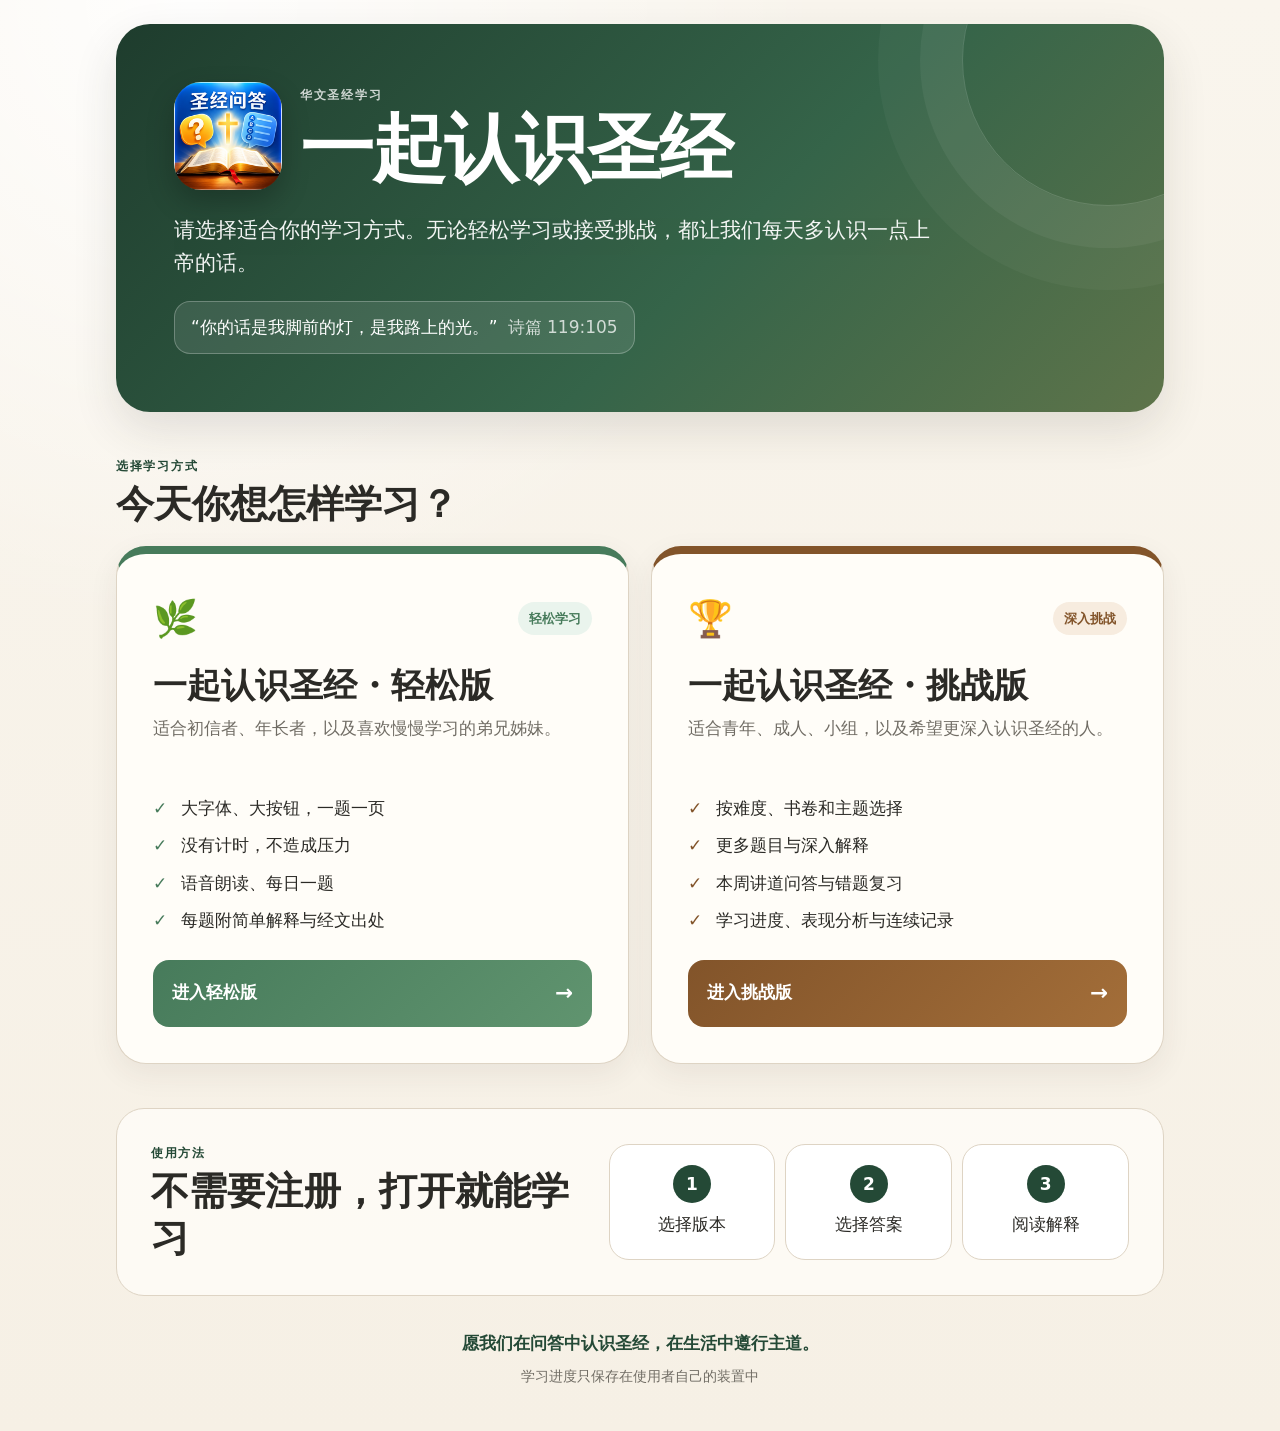
<file: index.html>
<!doctype html>
<html lang="zh-CN">
<head>
  <meta charset="utf-8">
  <meta name="viewport" content="width=device-width, initial-scale=1, viewport-fit=cover">
  <meta name="theme-color" content="#244936">
  <meta name="description" content="一起认识圣经：选择轻松版或挑战版，在问答中认识上帝的话。">
  <title>一起认识圣经</title>
  <link rel="icon" href="icon-192.png" sizes="192x192">
  <link rel="apple-touch-icon" href="icon-192.png">
  <link rel="stylesheet" href="styles-v2.1.css">
</head>
<body>
  <main class="page-shell">
    <header class="hero">
      <div class="brand-row">
        <img src="icon-192.png" alt="一起认识圣经图标">
        <div>
          <p class="eyebrow">华文圣经学习</p>
          <h1>一起认识圣经</h1>
        </div>
      </div>
      <p class="hero-copy">请选择适合你的学习方式。无论轻松学习或接受挑战，都让我们每天多认识一点上帝的话。</p>
      <div class="verse">“你的话是我脚前的灯，是我路上的光。”<span>诗篇 119:105</span></div>
    </header>

    <section class="choice-section" aria-labelledby="choose-title">
      <div class="section-heading">
        <p class="eyebrow dark">选择学习方式</p>
        <h2 id="choose-title">今天你想怎样学习？</h2>
      </div>

      <div class="choice-grid">
        <article class="mode-card easy-card">
          <div class="mode-top">
            <span class="mode-icon">🌿</span>
            <span class="mode-label">轻松学习</span>
          </div>
          <h3>一起认识圣经・轻松版</h3>
          <p class="audience">适合初信者、年长者，以及喜欢慢慢学习的弟兄姊妹。</p>
          <ul>
            <li>大字体、大按钮，一题一页</li>
            <li>没有计时，不造成压力</li>
            <li>语音朗读、每日一题</li>
            <li>每题附简单解释与经文出处</li>
          </ul>
          <a class="enter-btn easy-btn" href="easy/">进入轻松版 <span>→</span></a>
        </article>

        <article class="mode-card challenge-card">
          <div class="mode-top">
            <span class="mode-icon">🏆</span>
            <span class="mode-label">深入挑战</span>
          </div>
          <h3>一起认识圣经・挑战版</h3>
          <p class="audience">适合青年、成人、小组，以及希望更深入认识圣经的人。</p>
          <ul>
            <li>按难度、书卷和主题选择</li>
            <li>更多题目与深入解释</li>
            <li>本周讲道问答与错题复习</li>
            <li>学习进度、表现分析与连续记录</li>
          </ul>
          <a class="enter-btn challenge-btn" href="challenge/">进入挑战版 <span>→</span></a>
        </article>
      </div>
    </section>

    <section class="how-card">
      <div>
        <p class="eyebrow dark">使用方法</p>
        <h2>不需要注册，打开就能学习</h2>
      </div>
      <div class="steps">
        <div><strong>1</strong><span>选择版本</span></div>
        <div><strong>2</strong><span>选择答案</span></div>
        <div><strong>3</strong><span>阅读解释</span></div>
      </div>
    </section>

    <footer>
      <p>愿我们在问答中认识圣经，在生活中遵行主道。</p>
      <small>学习进度只保存在使用者自己的装置中</small>
    </footer>
  </main>
</body>
</html>
</file>
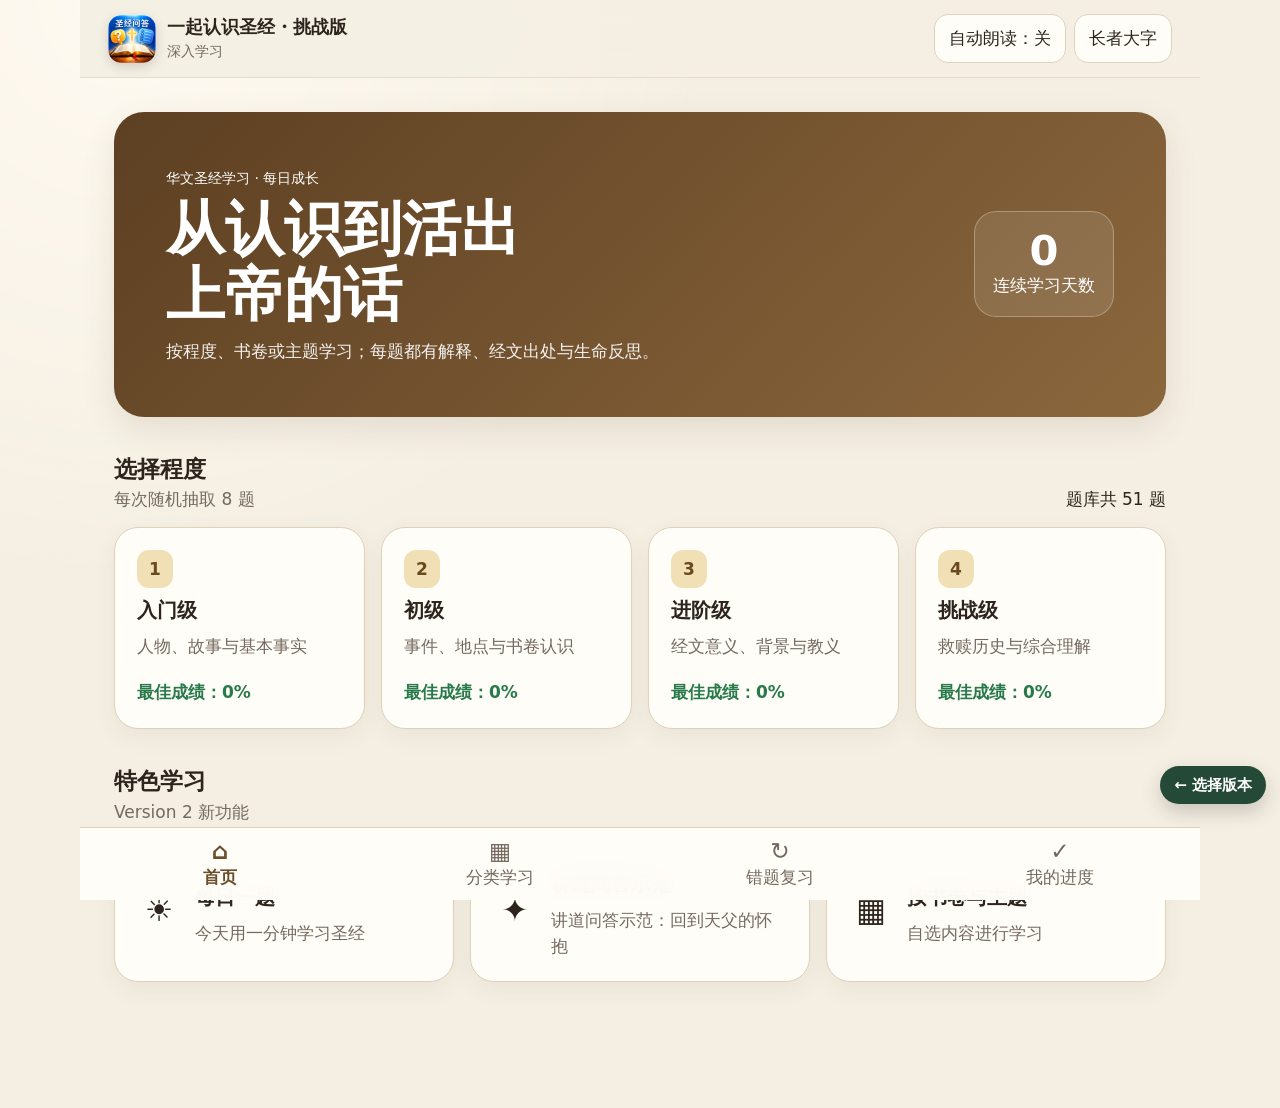
<file: challenge/index.html>
<!doctype html>
<html lang="zh-CN">
<head>
  <meta charset="utf-8">
  <meta name="viewport" content="width=device-width, initial-scale=1, viewport-fit=cover">
  <meta name="theme-color" content="#6b4f2a">
  <meta name="description" content="一起认识圣经 Version 2：按程度、书卷和主题学习圣经。">
  <title>一起认识圣经・挑战版</title>
  <link rel="manifest" href="manifest.webmanifest">
  <link rel="icon" href="../icon-192.png" sizes="192x192">
  <link rel="apple-touch-icon" href="../icon-192.png">
  <link rel="stylesheet" href="styles.css">
</head>
<body>
  <a href="../" style="position:fixed;right:14px;bottom:96px;z-index:999;padding:10px 14px;border-radius:999px;background:#244936;color:#fff;text-decoration:none;font:700 15px/1.2 system-ui;box-shadow:0 8px 20px rgba(0,0,0,.18)">← 选择版本</a>
  <div class="app-shell">
    <header class="topbar">
      <button class="brand" data-action="home" aria-label="回到首页">
        <img src="../icon-192.png" alt="">
        <span><strong>一起认识圣经・挑战版</strong><small>深入学习</small></span>
      </button>
      <div class="top-actions">
        <button id="autoReadToggle" class="soft-btn" type="button">自动朗读：关</button>
        <button id="fontToggle" class="soft-btn" type="button">长者大字</button>
        <button id="installBtn" class="soft-btn hidden" type="button">安装应用</button>
      </div>
    </header>

    <main id="app" tabindex="-1"></main>

    <nav class="bottom-nav" aria-label="主要功能">
      <button data-nav="home" class="active"><span>⌂</span>首页</button>
      <button data-nav="learn"><span>▦</span>分类学习</button>
      <button data-nav="review"><span>↻</span>错题复习</button>
      <button data-nav="progress"><span>✓</span>我的进度</button>
    </nav>
  </div>

  <script src="questions.js"></script>
  <script src="app.js"></script>
</body>
</html>
</file>
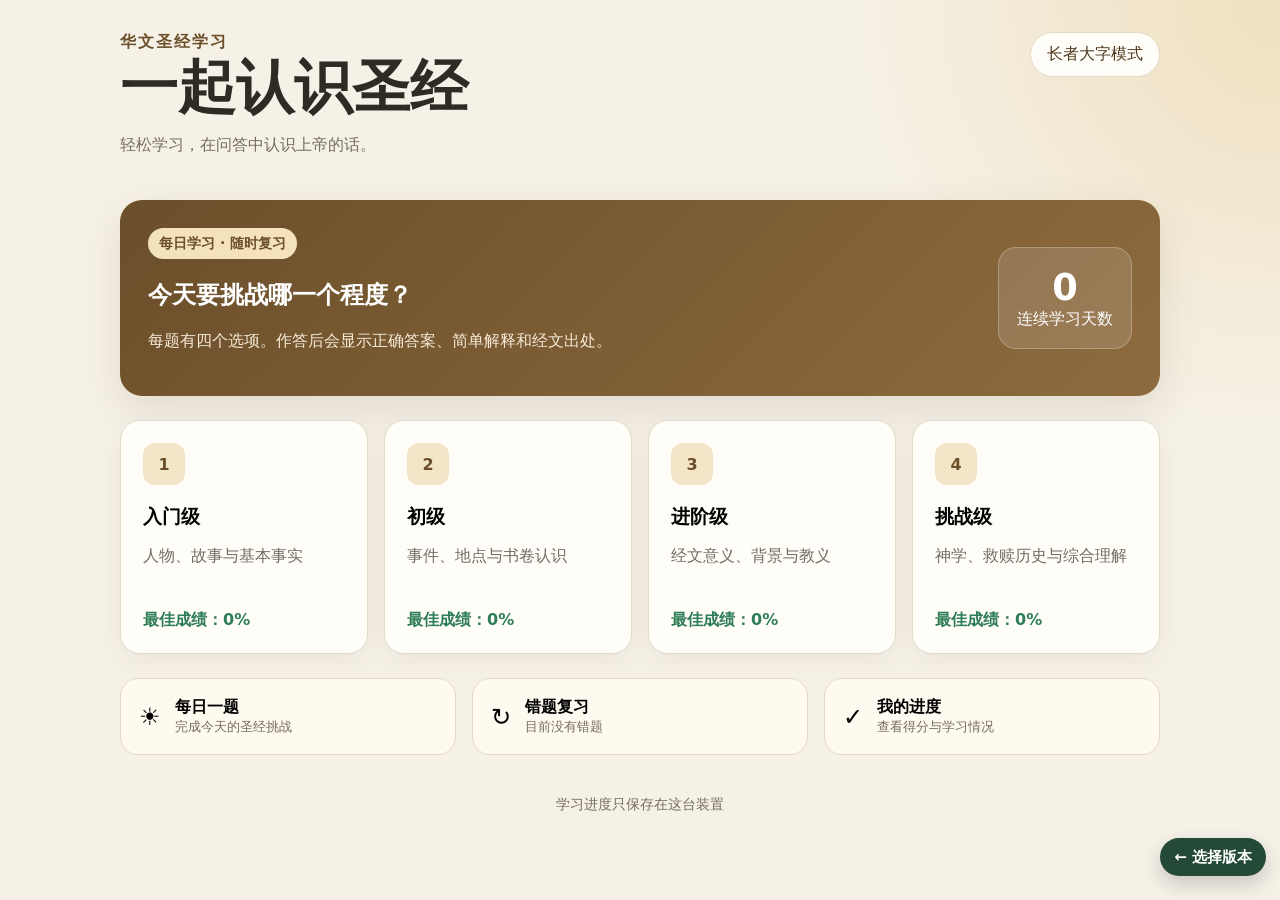
<file: easy/index.html>
<!DOCTYPE html>
<html lang="zh-CN">
<head>
  <meta charset="UTF-8" />
  <meta name="viewport" content="width=device-width, initial-scale=1.0" />
  <meta name="theme-color" content="#6b4f2a" />
  <title>一起认识圣经・轻松版</title>
  <link rel="stylesheet" href="styles.css" />
</head>
<body>
  <a href="../" style="position:fixed;right:14px;bottom:24px;z-index:999;padding:10px 14px;border-radius:999px;background:#244936;color:#fff;text-decoration:none;font:700 15px/1.2 system-ui;box-shadow:0 8px 20px rgba(0,0,0,.18)">← 选择版本</a>
  <main class="app-shell">
    <header class="topbar">
      <div>
        <p class="eyebrow">华文圣经学习</p>
        <h1>一起认识圣经</h1>
        <p class="subtitle">轻松学习，在问答中认识上帝的话。</p>
      </div>
      <button id="seniorToggle" class="icon-btn" aria-pressed="false">长者大字模式</button>
    </header>

    <section id="homeScreen" class="screen active">
      <div class="welcome-card">
        <div>
          <span class="badge">每日学习 · 随时复习</span>
          <h2>今天要挑战哪一个程度？</h2>
          <p>每题有四个选项。作答后会显示正确答案、简单解释和经文出处。</p>
        </div>
        <div class="streak-box">
          <strong id="streakCount">0</strong>
          <span>连续学习天数</span>
        </div>
      </div>

      <div id="levelGrid" class="level-grid"></div>

      <div class="action-grid">
        <button id="dailyBtn" class="secondary-card">
          <span class="card-icon">☀</span>
          <span><strong>每日一题</strong><small>完成今天的圣经挑战</small></span>
        </button>
        <button id="reviewBtn" class="secondary-card">
          <span class="card-icon">↻</span>
          <span><strong>错题复习</strong><small id="wrongCountLabel">目前没有错题</small></span>
        </button>
        <button id="progressBtn" class="secondary-card">
          <span class="card-icon">✓</span>
          <span><strong>我的进度</strong><small>查看得分与学习情况</small></span>
        </button>
      </div>
    </section>

    <section id="quizScreen" class="screen">
      <div class="quiz-head">
        <button id="backBtn" class="text-btn">← 返回首页</button>
        <div class="quiz-meta">
          <span id="quizLevel">入门级</span>
          <span id="questionCounter">1 / 10</span>
        </div>
      </div>

      <div class="progress-track"><div id="progressBar" class="progress-bar"></div></div>

      <article class="question-card">
        <div class="question-tools">
          <span id="questionCategory" class="badge">圣经人物</span>
          <button id="speakBtn" class="icon-btn">🔊 朗读题目</button>
        </div>
        <h2 id="questionText"></h2>
        <div id="answers" class="answers"></div>
      </article>

      <article id="explanationBox" class="explanation hidden" aria-live="polite">
        <h3 id="resultTitle"></h3>
        <p id="explanationText"></p>
        <p class="reference"><strong>经文出处：</strong><span id="referenceText"></span></p>
        <p id="reflectionText" class="reflection hidden"></p>
        <button id="nextBtn" class="primary-btn">下一题</button>
      </article>
    </section>

    <section id="resultScreen" class="screen">
      <article class="result-card">
        <p class="eyebrow">挑战完成</p>
        <h2 id="resultHeading">做得很好！</h2>
        <div class="score-ring"><span id="scoreValue">0%</span></div>
        <p id="scoreDetail"></p>
        <div id="resultMessage" class="encouragement"></div>
        <div class="result-actions">
          <button id="retryBtn" class="primary-btn">再挑战一次</button>
          <button id="resultHomeBtn" class="outline-btn">回到首页</button>
        </div>
      </article>
    </section>

    <section id="progressScreen" class="screen">
      <div class="quiz-head">
        <button id="progressBackBtn" class="text-btn">← 返回首页</button>
        <h2>我的学习进度</h2>
      </div>
      <div id="statsGrid" class="stats-grid"></div>
      <article class="progress-summary">
        <h3>学习建议</h3>
        <p id="progressAdvice"></p>
      </article>
    </section>
  </main>

  <footer>学习进度只保存在这台装置</footer>
  <script src="app.js"></script>
</body>
</html>
</file>
<file: styles-v2.1.css>
:root {
  --forest: #244936;
  --forest-2: #356449;
  --cream: #f6f0e5;
  --paper: #fffdf8;
  --ink: #2b2a26;
  --muted: #716d65;
  --line: #ded4c4;
  --easy: #477b5b;
  --easy-soft: #eaf4ed;
  --challenge: #82542a;
  --challenge-soft: #f7ecdf;
  --shadow: 0 18px 45px rgba(46, 52, 41, .12);
}
* { box-sizing: border-box; }
html { background: var(--cream); }
body {
  margin: 0;
  min-height: 100vh;
  color: var(--ink);
  background:
    radial-gradient(circle at 15% 0%, rgba(255,255,255,.9), transparent 35%),
    linear-gradient(180deg, #f9f5ed 0%, var(--cream) 100%);
  font: 17px/1.6 system-ui, -apple-system, "Noto Sans SC", "Microsoft YaHei", sans-serif;
}
a { color: inherit; }
.page-shell { width: min(1120px, 100%); margin: 0 auto; padding: 24px clamp(16px, 4vw, 36px) 42px; }
.hero {
  position: relative;
  overflow: hidden;
  color: white;
  background: linear-gradient(135deg, #1e3c2d 0%, #356449 58%, #5e744a 100%);
  border-radius: 34px;
  padding: clamp(28px, 6vw, 58px);
  box-shadow: var(--shadow);
}
.hero::after {
  content: "";
  position: absolute;
  width: 290px;
  height: 290px;
  right: -90px;
  top: -110px;
  border: 1px solid rgba(255,255,255,.16);
  border-radius: 50%;
  box-shadow: 0 0 0 42px rgba(255,255,255,.05), 0 0 0 84px rgba(255,255,255,.035);
}
.brand-row { display: flex; align-items: center; gap: 18px; position: relative; z-index: 1; }
.brand-row img { width: clamp(72px, 12vw, 108px); height: clamp(72px, 12vw, 108px); border-radius: 25%; box-shadow: 0 12px 28px rgba(0,0,0,.23); }
.eyebrow { margin: 0 0 5px; letter-spacing: .14em; font-size: .78rem; font-weight: 800; text-transform: uppercase; opacity: .78; }
.eyebrow.dark { color: var(--forest); opacity: 1; }
h1 { margin: 0; font-size: clamp(2.2rem, 7vw, 4.6rem); line-height: 1.05; letter-spacing: -.03em; }
.hero-copy { position: relative; z-index: 1; max-width: 760px; margin: 24px 0 20px; font-size: clamp(1.05rem, 2.5vw, 1.3rem); opacity: .94; }
.verse { position: relative; z-index: 1; display: inline-flex; flex-wrap: wrap; gap: 10px; padding: 12px 16px; border: 1px solid rgba(255,255,255,.25); border-radius: 16px; background: rgba(255,255,255,.1); }
.verse span { opacity: .75; }
.choice-section { padding: 44px 0 22px; }
.section-heading { margin-bottom: 18px; }
.section-heading h2, .how-card h2 { margin: 0; font-size: clamp(1.65rem, 4vw, 2.35rem); line-height: 1.25; }
.choice-grid { display: grid; grid-template-columns: repeat(2, minmax(0, 1fr)); gap: 22px; }
.mode-card {
  border: 1px solid var(--line);
  border-radius: 30px;
  padding: clamp(24px, 4vw, 36px);
  background: var(--paper);
  box-shadow: 0 10px 30px rgba(54, 47, 37, .07);
}
.easy-card { border-top: 8px solid var(--easy); }
.challenge-card { border-top: 8px solid var(--challenge); }
.mode-top { display: flex; align-items: center; justify-content: space-between; gap: 10px; }
.mode-icon { font-size: 2.25rem; }
.mode-label { padding: 6px 11px; border-radius: 999px; font-size: .84rem; font-weight: 800; }
.easy-card .mode-label { color: var(--easy); background: var(--easy-soft); }
.challenge-card .mode-label { color: var(--challenge); background: var(--challenge-soft); }
.mode-card h3 { margin: 18px 0 8px; font-size: clamp(1.55rem, 3vw, 2.1rem); line-height: 1.25; }
.audience { min-height: 58px; margin: 0; color: var(--muted); }
ul { margin: 22px 0 26px; padding: 0; list-style: none; display: grid; gap: 10px; }
li { position: relative; padding-left: 28px; }
li::before { content: "✓"; position: absolute; left: 0; font-weight: 900; }
.easy-card li::before { color: var(--easy); }
.challenge-card li::before { color: var(--challenge); }
.enter-btn { display: flex; align-items: center; justify-content: space-between; gap: 14px; width: 100%; padding: 16px 19px; border-radius: 16px; color: white; text-decoration: none; font-weight: 900; font-size: 1.08rem; }
.enter-btn span { font-size: 1.35rem; }
.easy-btn { background: linear-gradient(135deg, var(--easy), #60946f); }
.challenge-btn { background: linear-gradient(135deg, var(--challenge), #a36e39); }
.how-card { margin-top: 22px; padding: clamp(24px, 4vw, 34px); border: 1px solid var(--line); border-radius: 28px; background: rgba(255,253,248,.82); display: grid; grid-template-columns: 1fr 1.2fr; gap: 24px; align-items: center; }
.steps { display: grid; grid-template-columns: repeat(3, 1fr); gap: 10px; }
.steps div { min-height: 116px; display: grid; place-items: center; align-content: center; gap: 8px; text-align: center; border-radius: 20px; background: white; border: 1px solid var(--line); }
.steps strong { display: grid; place-items: center; width: 38px; height: 38px; border-radius: 50%; color: white; background: var(--forest); }
footer { text-align: center; padding: 34px 10px 0; color: var(--muted); }
footer p { margin: 0 0 4px; color: var(--forest); font-weight: 700; }
@media (max-width: 760px) {
  .choice-grid, .how-card { grid-template-columns: 1fr; }
  .audience { min-height: auto; }
}
@media (max-width: 520px) {
  .page-shell { padding: 12px 12px 30px; }
  .hero { border-radius: 24px; padding: 24px 20px; }
  .brand-row { align-items: flex-start; }
  .brand-row img { width: 72px; height: 72px; border-radius: 18px; }
  .verse { display: block; }
  .verse span { display: block; margin-top: 3px; }
  .choice-section { padding-top: 32px; }
  .mode-card { border-radius: 24px; padding: 23px 20px; }
  .steps { grid-template-columns: 1fr; }
  .steps div { min-height: 82px; grid-template-columns: auto 1fr; justify-content: start; padding: 12px 18px; text-align: left; }
}
</file>
<file: challenge/styles.css>
:root {
  --bg: #f5efe3;
  --surface: #fffdf8;
  --surface-2: #efe4cf;
  --ink: #2d251d;
  --muted: #74695e;
  --brand: #6b4f2a;
  --brand-2: #956f3f;
  --green: #287a4b;
  --red: #b34239;
  --line: #dfd1bc;
  --shadow: 0 12px 34px rgba(73, 52, 29, .11);
  --radius: 24px;
  --font: 17px;
}
* { box-sizing: border-box; }
html { background: var(--bg); }
body { margin: 0; min-height: 100vh; color: var(--ink); background: radial-gradient(circle at 10% 0%, #fffaf1 0, transparent 36%), var(--bg); font: var(--font)/1.55 system-ui, -apple-system, "Noto Sans SC", "Microsoft YaHei", sans-serif; }
button, select { font: inherit; }
button { color: inherit; }
.app-shell { width: min(1120px, 100%); margin: 0 auto; min-height: 100vh; padding-bottom: 92px; }
.topbar { position: sticky; z-index: 20; top: 0; display: flex; align-items: center; justify-content: space-between; gap: 12px; padding: 14px clamp(16px, 4vw, 28px); background: rgba(245,239,227,.93); backdrop-filter: blur(15px); border-bottom: 1px solid rgba(107,79,42,.12); }
.brand { border: 0; background: transparent; display: flex; align-items: center; gap: 11px; text-align: left; cursor: pointer; padding: 0; }
.brand img { width: 48px; height: 48px; border-radius: 14px; box-shadow: 0 4px 12px rgba(0,0,0,.15); }
.brand strong, .brand small { display: block; }
.brand strong { font-size: 1.1rem; }
.brand small { color: var(--muted); }
.top-actions { display: flex; gap: 8px; }
.soft-btn, .primary-btn, .ghost-btn { border-radius: 14px; padding: 10px 14px; cursor: pointer; }
.soft-btn { border: 1px solid var(--line); background: var(--surface); }
.primary-btn { border: 0; background: var(--brand); color: white; font-weight: 700; }
.ghost-btn { border: 1px solid var(--brand); background: transparent; color: var(--brand); font-weight: 700; }
.hidden { display: none !important; }
main { padding: clamp(18px, 4vw, 34px); }
.hero { background: linear-gradient(135deg, #5d4022, #8b673d); color: white; border-radius: 30px; padding: clamp(25px, 6vw, 52px); box-shadow: var(--shadow); display: grid; grid-template-columns: 1fr auto; gap: 24px; align-items: center; }
.hero h1 { margin: 5px 0 10px; font-size: clamp(2rem, 6vw, 3.7rem); line-height: 1.12; }
.hero p { margin: 0; max-width: 650px; opacity: .92; }
.hero-stat { text-align: center; min-width: 132px; padding: 18px; border: 1px solid rgba(255,255,255,.28); border-radius: 22px; background: rgba(255,255,255,.1); }
.hero-stat strong { display: block; font-size: 2.6rem; line-height: 1; }
.section-title { display: flex; align-items: end; justify-content: space-between; gap: 12px; margin: 34px 0 14px; }
.section-title h2 { margin: 0; font-size: 1.45rem; }
.section-title p { margin: 0; color: var(--muted); }
.grid { display: grid; grid-template-columns: repeat(4, 1fr); gap: 16px; }
.card { background: var(--surface); border: 1px solid var(--line); border-radius: var(--radius); padding: 22px; box-shadow: 0 8px 24px rgba(73,52,29,.06); }
.click-card { cursor: pointer; transition: transform .18s ease, box-shadow .18s ease; text-align: left; width: 100%; }
.click-card:hover { transform: translateY(-3px); box-shadow: var(--shadow); }
.card h3 { margin: 8px 0 6px; }
.card p { margin: 0; color: var(--muted); }
.badge { display: inline-flex; align-items: center; min-width: 36px; justify-content: center; padding: 6px 10px; border-radius: 12px; background: #f1dfb5; color: #684a1d; font-weight: 800; }
.mini-stat { margin-top: 20px; color: var(--green); font-weight: 700; }
.feature-grid { display: grid; grid-template-columns: repeat(3, 1fr); gap: 16px; }
.feature-card { display: flex; gap: 14px; align-items: center; }
.feature-card .symbol { font-size: 2rem; min-width: 44px; text-align: center; }
.filter-panel { display: grid; grid-template-columns: repeat(3, 1fr); gap: 14px; margin-bottom: 18px; }
.filter-panel label { font-weight: 700; }
.filter-panel select { width: 100%; margin-top: 6px; padding: 12px; border: 1px solid var(--line); border-radius: 14px; background: var(--surface); }
.quiz-header { display: flex; justify-content: space-between; gap: 14px; align-items: center; margin-bottom: 16px; }
.progress-bar { height: 10px; border-radius: 999px; background: #e5d9c6; overflow: hidden; }
.progress-bar > span { display: block; height: 100%; background: var(--brand-2); transition: width .3s ease; }
.question-card { margin-top: 16px; }
.question-meta { display: flex; gap: 8px; flex-wrap: wrap; color: var(--muted); font-size: .92rem; }
.question-card h2 { font-size: clamp(1.45rem, 4vw, 2rem); margin: 18px 0; }
.options { display: grid; gap: 12px; }
.option { display: grid; grid-template-columns: 40px 1fr; align-items: center; gap: 12px; width: 100%; border: 1px solid var(--line); border-radius: 16px; background: white; padding: 14px; text-align: left; cursor: pointer; }
.option:hover { border-color: var(--brand-2); }
.option .letter { width: 38px; height: 38px; border-radius: 50%; display: grid; place-items: center; background: var(--surface-2); font-weight: 800; }
.option.correct { border-color: var(--green); background: #eef8f1; }
.option.wrong { border-color: var(--red); background: #fff0ef; }
.option:disabled { cursor: default; opacity: 1; }
.feedback { margin-top: 18px; padding: 18px; border-radius: 18px; background: #f2eadb; }
.feedback.good { border-left: 6px solid var(--green); }
.feedback.bad { border-left: 6px solid var(--red); }
.feedback h3 { margin: 0 0 8px; }
.feedback p { margin: 6px 0; }
.feedback .reflection { margin-top: 12px; padding-top: 12px; border-top: 1px solid #d8cab5; font-style: italic; }
.action-row { display: flex; flex-wrap: wrap; gap: 10px; margin-top: 18px; }
.result-score { font-size: clamp(3.5rem, 13vw, 7rem); line-height: 1; color: var(--brand); font-weight: 900; }
.stat-grid { display: grid; grid-template-columns: repeat(4, 1fr); gap: 14px; }
.stat-card strong { display: block; font-size: 2rem; color: var(--brand); }
.chart-list { display: grid; gap: 12px; }
.chart-row { display: grid; grid-template-columns: 110px 1fr 54px; align-items: center; gap: 10px; }
.chart-row .track { height: 12px; background: #eadfce; border-radius: 999px; overflow: hidden; }
.chart-row .fill { height: 100%; background: var(--brand-2); }
.empty { text-align: center; padding: 50px 20px; }
.bottom-nav { position: fixed; z-index: 30; bottom: 0; left: 50%; transform: translateX(-50%); width: min(1120px, 100%); display: grid; grid-template-columns: repeat(4, 1fr); background: rgba(255,253,248,.96); border-top: 1px solid var(--line); backdrop-filter: blur(15px); padding-bottom: env(safe-area-inset-bottom); }
.bottom-nav button { border: 0; background: transparent; padding: 10px 4px; color: var(--muted); cursor: pointer; }
.bottom-nav span { display: block; font-size: 1.45rem; line-height: 1.1; }
.bottom-nav button.active { color: var(--brand); font-weight: 800; }
body.large-text { --font: 21px; }
body.large-text .option { padding: 18px; }
@media (max-width: 850px) {
  .grid { grid-template-columns: repeat(2, 1fr); }
  .feature-grid, .filter-panel, .stat-grid { grid-template-columns: repeat(2, 1fr); }
}
@media (max-width: 560px) {
  .topbar { align-items: flex-start; }
  .brand small { display: none; }
  .soft-btn { padding: 8px 10px; }
  .hero { grid-template-columns: 1fr; }
  .hero-stat { text-align: left; }
  .grid, .feature-grid, .filter-panel, .stat-grid { grid-template-columns: 1fr; }
  .section-title { display: block; }
  .chart-row { grid-template-columns: 85px 1fr 45px; }
}


/* Audio accessibility controls */
.question-title-row { display:flex; align-items:flex-start; justify-content:space-between; gap:14px; }
.question-title-row h2 { flex:1; margin-top:0; }
.audio-row { display:flex; align-items:center; gap:10px; flex-wrap:wrap; margin:4px 0 14px; }
.audio-btn { border:1px solid #b7c9bf; background:#eef7f1; color:#214c38; border-radius:999px; padding:9px 13px; font-weight:750; cursor:pointer; white-space:nowrap; }
.audio-btn:hover { background:#e1f1e8; }
.audio-btn.secondary { background:#fff; }
.audio-help { color:var(--muted); font-size:.88rem; }
.large-text .audio-btn { font-size:1.08rem; padding:12px 16px; }
@media (max-width:640px) {
  .question-title-row { display:block; }
  .question-title-row .audio-btn { margin:0 0 12px; }
  .top-actions { flex-wrap:wrap; justify-content:flex-end; }
}
</file>
<file: easy/styles.css>
:root {
  --bg: #f6f1e7;
  --paper: #fffdf8;
  --ink: #2f2a24;
  --muted: #746d63;
  --brand: #6b4f2a;
  --brand-dark: #4f391d;
  --accent: #c89b4c;
  --green: #2e7d55;
  --red: #b44949;
  --line: #e4dac9;
  --shadow: 0 14px 40px rgba(74, 55, 29, .12);
  --radius: 22px;
  font-size: 16px;
}

* { box-sizing: border-box; }
body {
  margin: 0;
  color: var(--ink);
  background: radial-gradient(circle at top right, #efe1bf 0, transparent 28%), var(--bg);
  font-family: "Noto Sans SC", "Microsoft YaHei", system-ui, sans-serif;
  min-height: 100vh;
}
button { font: inherit; }
button:focus-visible { outline: 3px solid var(--accent); outline-offset: 3px; }
.app-shell { width: min(1040px, 92vw); margin: 0 auto; padding: 32px 0 20px; }
.topbar { display: flex; justify-content: space-between; gap: 20px; align-items: flex-start; margin-bottom: 28px; }
h1 { margin: 4px 0 6px; font-size: clamp(2rem, 5vw, 3.6rem); line-height: 1.08; }
h2 { line-height: 1.35; }
.eyebrow { color: var(--brand); letter-spacing: .12em; font-weight: 800; margin: 0; }
.subtitle, .welcome-card p, small { color: var(--muted); }
.icon-btn, .text-btn, .outline-btn, .primary-btn { border: 0; cursor: pointer; }
.icon-btn { background: var(--paper); border: 1px solid var(--line); border-radius: 999px; padding: 11px 16px; color: var(--brand-dark); }
.screen { display: none; }
.screen.active { display: block; }
.welcome-card { background: linear-gradient(135deg, #6b4f2a, #8e6b3f); color: #fff; padding: 28px; border-radius: var(--radius); display: flex; justify-content: space-between; gap: 24px; align-items: center; box-shadow: var(--shadow); }
.welcome-card p { color: #f5ead7; max-width: 650px; }
.badge { display: inline-block; background: #f3e2bb; color: #6b4f2a; padding: 6px 11px; border-radius: 999px; font-size: .88rem; font-weight: 800; }
.streak-box { min-width: 130px; background: rgba(255,255,255,.13); border: 1px solid rgba(255,255,255,.24); border-radius: 18px; padding: 18px; text-align: center; }
.streak-box strong { display: block; font-size: 2.3rem; }
.level-grid { display: grid; grid-template-columns: repeat(4, 1fr); gap: 16px; margin: 24px 0; }
.level-card { border: 1px solid var(--line); background: var(--paper); border-radius: 20px; padding: 22px; text-align: left; cursor: pointer; transition: .2s ease; box-shadow: 0 8px 24px rgba(74,55,29,.06); }
.level-card:hover { transform: translateY(-3px); box-shadow: var(--shadow); }
.level-card .level-no { width: 42px; height: 42px; display: grid; place-items: center; border-radius: 12px; background: #f2e5c8; color: var(--brand); font-weight: 900; }
.level-card h3 { margin-bottom: 6px; }
.level-card p { color: var(--muted); min-height: 48px; }
.level-card .best { color: var(--green); font-weight: 800; }
.action-grid { display: grid; grid-template-columns: repeat(3, 1fr); gap: 16px; }
.secondary-card { display: flex; align-items: center; gap: 14px; text-align: left; padding: 18px; border: 1px solid var(--line); border-radius: 18px; background: #fffaf0; cursor: pointer; }
.secondary-card strong, .secondary-card small { display: block; }
.card-icon { font-size: 1.5rem; }
.quiz-head { display: flex; justify-content: space-between; align-items: center; gap: 16px; margin-bottom: 14px; }
.text-btn { background: transparent; color: var(--brand); font-weight: 800; padding: 8px 0; }
.quiz-meta { display: flex; gap: 10px; font-weight: 800; color: var(--muted); }
.progress-track { height: 10px; background: #e7dece; border-radius: 999px; overflow: hidden; margin-bottom: 20px; }
.progress-bar { height: 100%; width: 0; background: var(--accent); transition: width .3s ease; }
.question-card, .explanation, .result-card, .progress-summary { background: var(--paper); border: 1px solid var(--line); border-radius: var(--radius); padding: 28px; box-shadow: var(--shadow); }
.question-tools { display: flex; justify-content: space-between; align-items: center; gap: 10px; }
.question-card h2 { font-size: clamp(1.45rem, 3vw, 2.15rem); margin: 24px 0; }
.answers { display: grid; gap: 13px; }
.answer-btn { width: 100%; display: flex; align-items: center; gap: 14px; border: 2px solid var(--line); background: #fff; border-radius: 16px; padding: 17px; cursor: pointer; text-align: left; color: var(--ink); }
.answer-btn:hover:not(:disabled) { border-color: var(--accent); background: #fff9eb; }
.answer-btn:disabled { cursor: default; }
.answer-letter { flex: 0 0 auto; width: 34px; height: 34px; display: grid; place-items: center; border-radius: 50%; background: #f1e8d8; font-weight: 900; }
.answer-btn.correct { border-color: var(--green); background: #eaf7f0; }
.answer-btn.wrong { border-color: var(--red); background: #fbebeb; }
.explanation { margin-top: 18px; border-left: 7px solid var(--accent); }
.explanation h3 { margin-top: 0; }
.reference { background: #f5eee0; padding: 12px 14px; border-radius: 12px; }
.reflection { color: var(--brand-dark); font-weight: 700; }
.hidden { display: none !important; }
.primary-btn, .outline-btn { padding: 14px 20px; border-radius: 14px; font-weight: 900; }
.primary-btn { background: var(--brand); color: white; }
.outline-btn { background: white; color: var(--brand); border: 2px solid var(--brand); }
.result-card { text-align: center; max-width: 620px; margin: 30px auto; }
.score-ring { width: 150px; height: 150px; border-radius: 50%; margin: 22px auto; display: grid; place-items: center; border: 14px solid #ead9b7; color: var(--brand); font-size: 2rem; font-weight: 900; }
.encouragement { padding: 16px; border-radius: 14px; background: #f5eee0; margin: 18px 0; }
.result-actions { display: flex; justify-content: center; gap: 12px; flex-wrap: wrap; }
.stats-grid { display: grid; grid-template-columns: repeat(4,1fr); gap: 16px; margin: 20px 0; }
.stat-card { background: var(--paper); border: 1px solid var(--line); border-radius: 18px; padding: 20px; }
.stat-card strong { display: block; font-size: 1.8rem; color: var(--brand); margin-top: 6px; }
footer { text-align: center; color: var(--muted); padding: 20px; font-size: .9rem; }
body.senior { font-size: 1.22rem; }
body.senior .answer-btn { padding: 22px; }
body.senior .question-card h2 { font-size: clamp(1.9rem, 4vw, 2.7rem); }

@media (max-width: 800px) {
  .level-grid { grid-template-columns: repeat(2, 1fr); }
  .action-grid, .stats-grid { grid-template-columns: 1fr; }
}
@media (max-width: 560px) {
  .app-shell { width: min(94vw, 1040px); padding-top: 20px; }
  .topbar, .welcome-card, .quiz-head, .question-tools { flex-direction: column; align-items: stretch; }
  .level-grid { grid-template-columns: 1fr; }
  .welcome-card { padding: 22px; }
  .streak-box { width: 100%; }
  .question-card, .explanation { padding: 20px; }
}
</file>
